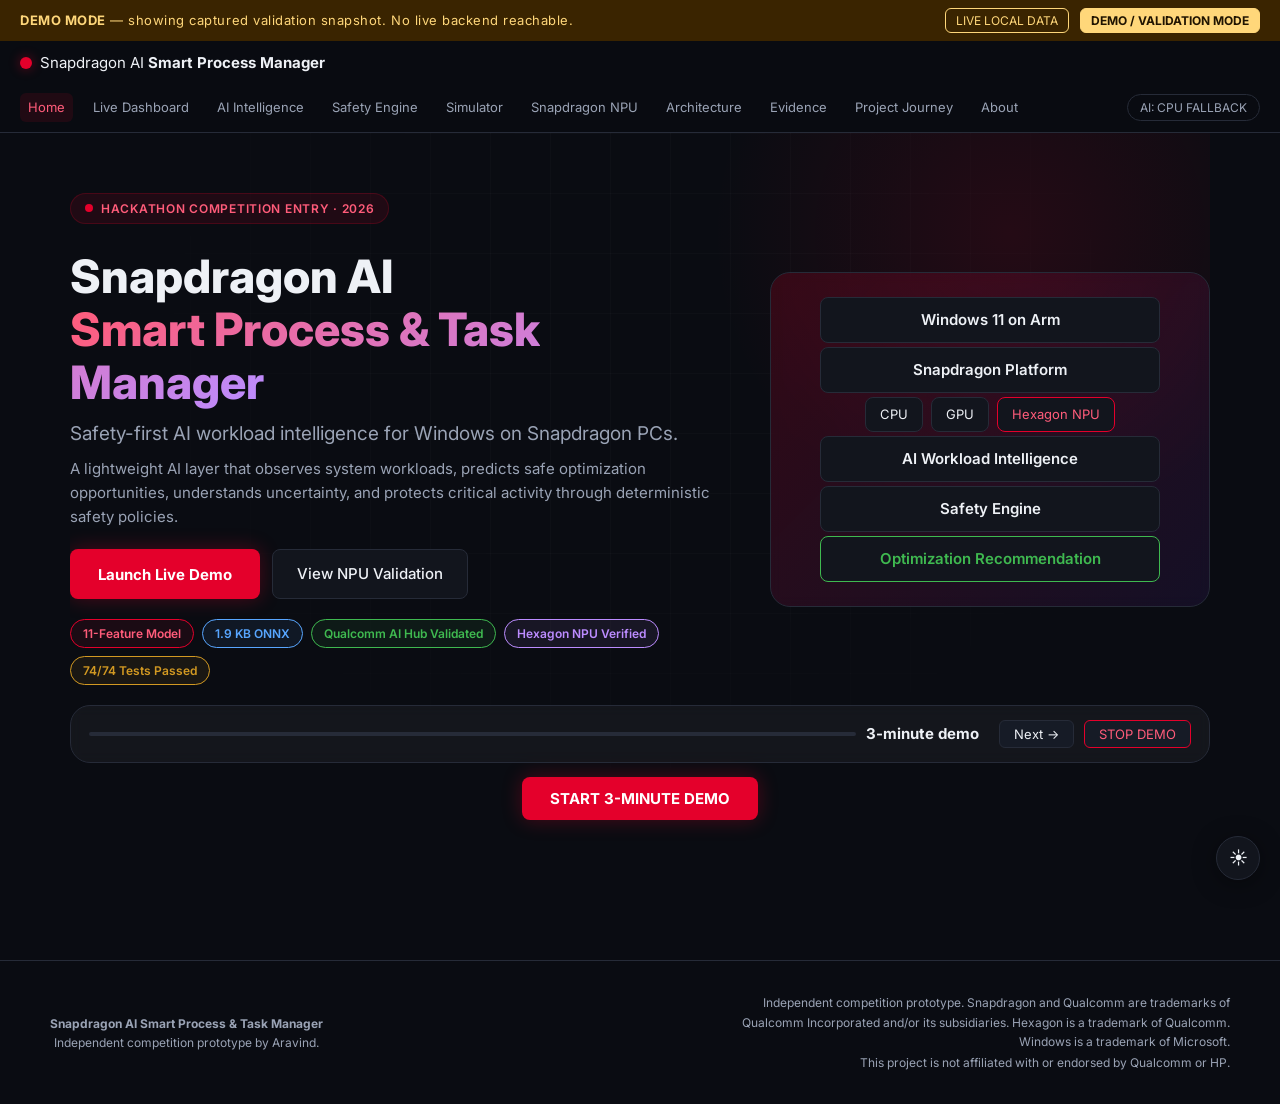
<file: website/index.html>
<!doctype html>
<html lang="en">
<head>
<meta charset="utf-8">
<meta name="viewport" content="width=device-width, initial-scale=1">
<title>Snapdragon AI Smart Process &amp; Task Manager — Competition Showcase</title>
<meta name="description" content="Safety-first AI workload intelligence for Windows on Snapdragon PCs. ONNX model validated on Qualcomm Snapdragon X Elite CRD with Hexagon NPU execution via Qualcomm AI Hub.">
<link rel="stylesheet" href="styles.css">
<link rel="preconnect" href="https://fonts.googleapis.com">
<link rel="preconnect" href="https://fonts.gstatic.com" crossorigin>
<link href="https://fonts.googleapis.com/css2?family=Inter:wght@300;400;500;600;700;800;900&family=JetBrains+Mono:wght@400;500&display=swap" rel="stylesheet">
</head>
<body>

<!-- Mode bar -->
<div id="modebar" class="modebar" hidden>
  <span><b id="modename">DEMO MODE</b> — showing captured validation snapshot. No live backend reachable.</span>
  <span class="modeswitch">
    <button id="btn-live" title="Use live local backend if reachable">LIVE LOCAL DATA</button>
    <button id="btn-demo" class="on" title="Use bundled snapshot">DEMO / VALIDATION MODE</button>
  </span>
</div>

<!-- Navigation -->
<header class="topnav">
  <div class="brand"><span class="dot"></span><span>Snapdragon AI <b>Smart Process Manager</b></span></div>
  <nav id="nav">
    <a href="#home" class="active">Home</a>
    <a href="#dashboard">Live Dashboard</a>
    <a href="#ai">AI Intelligence</a>
    <a href="#safety">Safety Engine</a>
    <a href="#simulator">Simulator</a>
    <a href="#npu">Snapdragon NPU</a>
    <a href="#architecture">Architecture</a>
    <a href="#evidence">Evidence</a>
    <a href="#journey">Project Journey</a>
    <a href="#about">About</a>
  </nav>
  <div class="backend-pill" id="backend-pill" title="Inference backend status">…</div>
</header>

<main>

<!-- ============================================================ -->
<!-- HOME -->
<!-- ============================================================ -->
<section id="home" class="hero active">
  <div class="hero-bg">
    <div class="hero-glow"></div>
    <div class="hero-grid-bg"></div>
  </div>
  <div class="hero-content">
    <div class="hero-left">
      <div class="hero-badge">
        <span class="pulse-dot"></span>
        Hackathon Competition Entry · 2026
      </div>
      <h1>Snapdragon AI<br><span class="gradient-text">Smart Process &amp; Task Manager</span></h1>
      <p class="sub">Safety-first AI workload intelligence for Windows on Snapdragon PCs.</p>
      <p class="desc">A lightweight AI layer that observes system workloads, predicts safe optimization
      opportunities, understands uncertainty, and protects critical activity through deterministic safety policies.</p>
      <div class="cta">
        <button class="primary btn-glow" id="cta-demo">Launch Live Demo</button>
        <a class="btn-ghost" href="#npu">View NPU Validation</a>
      </div>
      <div class="badges">
        <span class="badge badge-red">11-Feature Model</span>
        <span class="badge badge-blue">1.9 KB ONNX</span>
        <span class="badge badge-green">Qualcomm AI Hub Validated</span>
        <span class="badge badge-purple">Hexagon NPU Verified</span>
        <span class="badge badge-orange">74/74 Tests Passed</span>
      </div>
    </div>
    <div class="hero-right">
      <div class="diagram glass hero-diagram">
        <div class="dnode">Windows 11 on Arm</div>
        <div class="darrow"></div>
        <div class="dnode">Snapdragon Platform</div>
        <div class="darrow"></div>
        <div class="drow"><span>CPU</span><span>GPU</span><span class="hl">Hexagon NPU</span></div>
        <div class="darrow"></div>
        <div class="dnode">AI Workload Intelligence</div>
        <div class="darrow"></div>
        <div class="dnode">Safety Engine</div>
        <div class="darrow"></div>
        <div class="dnode accent">Optimization Recommendation</div>
      </div>
    </div>
  </div>

  <!-- Demo tour bar -->
  <div class="tourbar glass" id="tourbar" hidden>
    <div class="tour-progress"><div class="tour-progress-fill" id="tour-progress"></div></div>
    <b id="tourtitle">3-minute demo</b><span id="tourtext"></span>
    <button id="tour-next" class="btn-small">Next →</button>
    <button id="tour-stop" class="btn-small btn-danger">STOP DEMO</button>
  </div>
  <div class="tourstart"><button class="primary btn-glow" id="tour-start">START 3-MINUTE DEMO</button></div>
</section>

<!-- ============================================================ -->
<!-- LIVE DASHBOARD -->
<!-- ============================================================ -->
<section id="dashboard">
  <div class="section-header">
    <h2>Live System Dashboard <span class="tag tag-green" id="dash-src">LIVE</span></h2>
    <p class="lede">Real-time system telemetry and AI-enriched process intelligence.</p>
  </div>
  <div class="grid" id="syscards"></div>

  <h3>Platform Information</h3>
  <div class="cards3" id="platform-cards"></div>

  <h3>Process Intelligence</h3>
  <div class="controls">
    <input id="q" placeholder="Filter processes by name...">
    <select id="fstate">
      <option value="">All states</option>
      <option>PROTECT</option>
      <option>OBSERVE</option>
      <option>REVIEW</option>
      <option>OPTIMIZATION CANDIDATE</option>
    </select>
    <span id="pcount" class="dim"></span>
  </div>
  <div class="tablewrap">
    <table>
      <thead><tr><th>Process</th><th>PID</th><th>CPU%</th><th>MEM%</th><th>Arch</th>
      <th>AI State</th><th>Conf</th><th>Familiarity</th><th>Safety Decision</th></tr></thead>
      <tbody id="procs"></tbody>
    </table>
  </div>
  <p class="dim small">Click any row to trace it through the AI pipeline.</p>
</section>

<!-- ============================================================ -->
<!-- AI INTELLIGENCE -->
<!-- ============================================================ -->
<section id="ai">
  <div class="section-header">
    <h2>AI Intelligence</h2>
    <p class="lede">Click a process from the dashboard to trace it through the complete AI pipeline.</p>
  </div>

  <div class="pipe" id="pipe">
    <div class="pstep" data-s="0"><b>OBSERVE</b><span>Telemetry</span></div>
    <div class="pstep" data-s="1"><b>UNDERSTAND</b><span>11 Features</span></div>
    <div class="pstep" data-s="2"><b>PREDICT</b><span>11→16→8→4</span></div>
    <div class="pstep" data-s="3"><b>CONFIDENCE / OOD</b><span>Calibrated × Familiarity</span></div>
    <div class="pstep" data-s="4"><b>SAFETY</b><span>Policy Decides</span></div>
    <div class="pstep" data-s="5"><b>RECOMMEND</b><span>Text Only</span></div>
  </div>

  <div class="card trace-card">
    <h3 id="trace-title">Select a process to trace it through the pipeline</h3>
    <div id="trace"></div>
  </div>

  <h3>Model Architecture</h3>
  <div class="arch-visual">
    <div class="arch-layer">
      <div class="arch-box input-box">11 Input Features</div>
      <div class="arch-detail">cpu_norm · cpu_trend · mem_norm · io_rate · net_level · is_foreground · on_battery · user_activity · arch_native · is_emulated · hist_cpu</div>
    </div>
    <div class="arch-connector"></div>
    <div class="arch-layer">
      <div class="arch-box">16 Neurons</div>
      <div class="arch-detail">ReLU Activation</div>
    </div>
    <div class="arch-connector"></div>
    <div class="arch-layer">
      <div class="arch-box">8 Neurons</div>
      <div class="arch-detail">ReLU Activation</div>
    </div>
    <div class="arch-connector"></div>
    <div class="arch-layer">
      <div class="arch-box">4 Outputs</div>
      <div class="arch-detail">Softmax → ArgMax</div>
    </div>
  </div>

  <div class="cards3">
    <div class="card"><h3>Model</h3><p>11 input features · MLP 11→16→8→4 · ReLU · Softmax · ArgMax · 1.9 KB ONNX · Opset 12</p></div>
    <div class="card"><h3>Confidence</h3><p>Calibrated probability × familiarity. Raw softmax is never trusted alone. Temperature scaling T=2.0 baked into the ONNX graph.</p></div>
    <div class="card"><h3>Out-of-Distribution</h3><p><b>KNOWN</b> or <b>UNKNOWN</b> — unfamiliar workloads are protected, never acted on. Centroid-distance familiarity model.</p></div>
  </div>

  <h3>Training</h3>
  <div class="cards3">
    <div class="card"><h3>Pure NumPy / Adam</h3><p>Model implemented using NumPy and exported to a hand-built ONNX graph. No sklearn/scipy dependencies.</p></div>
    <div class="card"><h3>Synthetic Data</h3><p>87.38% synthetic fit — explicitly NOT real-world accuracy. No label leakage in final training.</p></div>
    <div class="card"><h3>ONNX Operators</h3><p>Gemm · Relu · Softmax · ArgMax — four operators, 10 nodes, all verified on NPU.</p></div>
  </div>
</section>

<!-- ============================================================ -->
<!-- SAFETY ENGINE -->
<!-- ============================================================ -->
<section id="safety">
  <div class="section-header">
    <h2>AI Predicts. Safety Decides.</h2>
    <p class="lede">The system does not directly kill, terminate, suspend, or modify Windows processes.
    Every action is a simulation or recommendation only.</p>
  </div>

  <div class="cards4 safety-cards">
    <div class="card safety-card protect">
      <div class="safety-icon">&#x1F6E1;</div>
      <h3>PROTECT</h3>
      <p>Essential Windows/system activity. Never touched. This is the default under uncertainty.</p>
      <div class="safety-examples">
        <span>System-critical process</span>
        <span>Foreground application</span>
        <span>Unknown workload</span>
      </div>
    </div>
    <div class="card safety-card observe">
      <div class="safety-icon">&#x1F441;</div>
      <h3>OBSERVE</h3>
      <p>Normal activity requiring monitoring. No action taken, continuous observation.</p>
      <div class="safety-examples">
        <span>User-important process</span>
        <span>Known workload</span>
      </div>
    </div>
    <div class="card safety-card review">
      <div class="safety-icon">&#x2753;</div>
      <h3>REVIEW</h3>
      <p>Uncertain or unfamiliar workload. Low familiarity increases caution.</p>
      <div class="safety-examples">
        <span>New/unfamiliar process</span>
        <span>Low confidence score</span>
      </div>
    </div>
    <div class="card safety-card candidate">
      <div class="safety-icon">&#x2705;</div>
      <h3>OPTIMIZATION CANDIDATE</h3>
      <p>Safe recommendation opportunity — simulation only. Never destructive.</p>
      <div class="safety-examples">
        <span>Known safe flexible background</span>
        <span>High confidence + high familiarity</span>
      </div>
    </div>
  </div>

  <h3>Safety Pipeline</h3>
  <div class="safety-pipeline">
    <div class="sp-step"><b>MODEL PREDICTION</b><span>What the neural network thinks</span></div>
    <div class="sp-arrow">→</div>
    <div class="sp-step"><b>CALIBRATED CONFIDENCE</b><span>Temperature-scaled probability</span></div>
    <div class="sp-arrow">→</div>
    <div class="sp-step"><b>FAMILIARITY / OOD</b><span>Centroid distance check</span></div>
    <div class="sp-arrow">→</div>
    <div class="sp-step"><b>FINAL SAFETY DECISION</b><span>Deterministic policy</span></div>
  </div>

  <div class="card">
    <h3>Safety Principles</h3>
    <ul class="safety-principles">
      <li>Uncertainty causes <b>more caution</b>, not more aggressive optimization.</li>
      <li>A real workload receiving zero optimization candidates is acceptable.</li>
      <li>Model vote vs final decision are separate in code, API, UI, and logs.</li>
      <li>Zero process-control code paths (audited).</li>
      <li>Reversible by design — actions exist only as simulated projections.</li>
    </ul>
  </div>
</section>

<!-- ============================================================ -->
<!-- SIMULATOR -->
<!-- ============================================================ -->
<section id="simulator">
  <div class="section-header">
    <h2>Safe Optimization Simulator <span class="tag tag-orange">SIMULATED / PROJECTED</span></h2>
    <p class="lede">Non-destructive simulation. Nothing is actually killed, suspended, modified, or terminated.</p>
  </div>

  <div class="controls">
    <select id="simset">
      <option value="sync">Background Sync (optimization candidate)</option>
      <option value="active">Active Foreground App (protect)</option>
      <option value="uncertain">Uncertain Workload (review)</option>
      <option value="critical">System-Critical Process (protect)</option>
      <option value="presentation">Presentation Scenario</option>
    </select>
    <button id="simrun" class="primary">Run Simulation</button>
  </div>

  <div id="simout"></div>
</section>

<!-- ============================================================ -->
<!-- SNAPDRAGON NPU -->
<!-- ============================================================ -->
<section id="npu">
  <div class="section-header">
    <h2>Snapdragon NPU Validation <span class="tag tag-green">REAL QUALCOMM VALIDATION</span></h2>
    <p class="warn">HOSTED REFERENCE HARDWARE · MODEL-LEVEL VALIDATION · Snapdragon X Elite CRD</p>
  </div>

  <div class="cards3 npu-jobs">
    <div class="card job-card">
      <div class="job-status success">SUCCESS</div>
      <h3>Compile</h3>
      <div class="job-id">jp0m9yd0g</div>
      <p>Model: process_classifier.onnx<br>Runtime: ONNX · Input (1,11) · Opset 12</p>
    </div>
    <div class="card job-card">
      <div class="job-status success">SUCCESS</div>
      <h3>Profile</h3>
      <div class="job-id">jpxlrj1lp</div>
      <p>Target: <b>Snapdragon X Elite CRD</b><br>
      Device: sc8380xp · Windows 11<br>
      Hexagon: v73<br>
      Executed nodes: <b>10/10 NPU</b></p>
    </div>
    <div class="card job-card">
      <div class="job-status success">SUCCESS</div>
      <h3>Inference</h3>
      <div class="job-id">j5wlrew3p</div>
      <p>CPU/NPU agreement: <b>4/4</b><br>
      Max probability difference: <b>0.0015</b></p>
    </div>
  </div>

  <!-- NPU Execution Flow -->
  <h3>NPU Execution Pipeline</h3>
  <div class="npu-flow">
    <div class="npu-node">ONNX Model<br><span>1.9 KB</span></div>
    <div class="npu-arrow">→</div>
    <div class="npu-node">Qualcomm AI Hub<br><span>Cloud compile</span></div>
    <div class="npu-arrow">→</div>
    <div class="npu-node">Compile<br><span>jp0m9yd0g</span></div>
    <div class="npu-arrow">→</div>
    <div class="npu-node">Profile<br><span>jpxlrj1lp</span></div>
    <div class="npu-arrow">→</div>
    <div class="npu-node npu-hl">Hexagon NPU<br><span>v73 · 10/10 nodes</span></div>
    <div class="npu-arrow">→</div>
    <div class="npu-node">Inference<br><span>j5wlrew3p</span></div>
    <div class="npu-arrow">→</div>
    <div class="npu-node npu-accent">Output Verified<br><span>4/4 agreement</span></div>
  </div>

  <h3>CPU vs NPU Output Comparison</h3>
  <div class="tablewrap">
    <table>
      <thead><tr><th>Probe</th><th>CPU Output</th><th>NPU Output</th><th>Max Prob Diff</th><th>Agree</th></tr></thead>
      <tbody id="cmp"></tbody>
    </table>
  </div>

  <h3>Local CPU Measurements</h3>
  <div class="cards4">
    <div class="card metric"><div class="metric-value">0.024 ms</div><div class="metric-label">Single-row CPU inference</div></div>
    <div class="card metric"><div class="metric-value">0.051 ms</div><div class="metric-label">Batch-64 CPU inference</div></div>
    <div class="card metric"><div class="metric-value">13.06 ms</div><div class="metric-label">Model load time</div></div>
    <div class="card metric"><div class="metric-value">1.9 KB</div><div class="metric-label">Model size</div></div>
  </div>
  <p class="dim small">LOCAL CPU MEASUREMENTS · No battery savings claims · No universal performance claims</p>

  <!-- Hardware distinction cards -->
  <h3>Hardware Status</h3>
  <div class="cards3 hw-cards">
    <div class="card hw-card">
      <h4>Local Development Machine</h4>
      <p><b>Dell Inspiron 15</b> · Intel Core i5 · Windows x64</p>
      <p>AI backend: <b class="warn">CPU FALLBACK</b></p>
      <p class="dim">No Snapdragon NPU — expected, not a failure.</p>
    </div>
    <div class="card hw-card">
      <h4>Qualcomm Validation</h4>
      <p><b>Snapdragon X Elite CRD</b> · Hexagon v73</p>
      <p>NPU inference: <b class="ok">VERIFIED</b></p>
      <p class="dim">Hosted reference platform, not HP hardware.</p>
    </div>
    <div class="card hw-card">
      <h4>Target Platform</h4>
      <p><b>Snapdragon-powered HP PCs</b></p>
      <p>OS: Windows 11 on Arm</p>
      <p class="dim">Full application validation requires physical HP Snapdragon hardware.</p>
    </div>
  </div>
</section>

<!-- ============================================================ -->
<!-- ARCHITECTURE -->
<!-- ============================================================ -->
<section id="architecture">
  <div class="section-header">
    <h2>System Architecture</h2>
    <p class="lede">Complete pipeline from telemetry to safe recommendation.</p>
  </div>

  <div class="diagram glass arch-full">
    <div class="dnode">Windows 11 on Arm</div><div class="darrow"></div>
    <div class="dnode">System Telemetry (tiered sampler, ~1% CPU)</div><div class="darrow"></div>
    <div class="dnode">Process Feature Extraction (11 signals)</div><div class="darrow"></div>
    <div class="dnode">11-Feature AI Classifier</div><div class="darrow"></div>
    <div class="dnode">ONNX Runtime</div><div class="darrow"></div>
    <div class="dnode">Qualcomm Execution Path</div><div class="darrow"></div>
    <div class="dnode hl">Hexagon NPU on Snapdragon</div><div class="darrow"></div>
    <div class="dnode">Confidence + OOD Familiarity</div><div class="darrow"></div>
    <div class="dnode">Safety Policy Engine</div><div class="darrow"></div>
    <div class="dnode accent">Recommendation / Simulation → Dashboard</div>
  </div>

  <div class="cards2">
    <div class="card">
      <h3>Primary Path <span class="tag tag-green">REAL</span></h3>
      <p>Telemetry → Features → ONNX → Snapdragon NPU → Confidence/OOD → Safety → Recommendation</p>
    </div>
    <div class="card">
      <h3>Fallback Path <span class="tag tag-orange">CPU FALLBACK</span></h3>
      <p>Unsupported local hardware → CPU fallback. Telemetry, safety, and UI never depend on which backend runs inference.</p>
    </div>
  </div>

  <h3>Label System</h3>
  <div class="cards3">
    <div class="card"><h3><span class="tag tag-green">REAL</span></h3><p>Actually measured or verified. Real telemetry, real process list, real Qualcomm jobs, real NPU profile, real inference results, 74/74 tests.</p></div>
    <div class="card"><h3><span class="tag tag-orange">SIMULATED</span></h3><p>Generated by the safe demo simulator. Reduce background activity, defer background work, projected effects.</p></div>
    <div class="card"><h3><span class="tag tag-blue">TARGET</span></h3><p>Intended future deployment. HP Snapdragon laptop, full end-to-end HP hardware validation.</p></div>
  </div>
</section>

<!-- ============================================================ -->
<!-- EVIDENCE -->
<!-- ============================================================ -->
<section id="evidence">
  <div class="section-header">
    <h2>Competition Evidence <span class="tag tag-green">VERIFIED FACTS ONLY</span></h2>
  </div>

  <div class="cards4 evidence-grid" id="evgrid"></div>

  <h3>Validation Documents</h3>
  <div class="cards3 doc-links">
    <a class="card doc-card" href="https://github.com/Aravind13115/snapdragon/blob/main/docs/SNAPDRAGON_NPU_VALIDATION.md" target="_blank" rel="noopener">
      <h4>NPU Validation</h4><p>Phase 4 results: Hub jobs, 4/4 argmax agreement</p>
    </a>
    <a class="card doc-card" href="https://github.com/Aravind13115/snapdragon/blob/main/docs/SNAPDRAGON_NPU_BENCHMARK.md" target="_blank" rel="noopener">
      <h4>NPU Benchmark</h4><p>Real measurements: CPU timing, model size</p>
    </a>
    <a class="card doc-card" href="https://github.com/Aravind13115/snapdragon/blob/main/FINAL_COMPETITION_PACKAGE.md" target="_blank" rel="noopener">
      <h4>Competition Package</h4><p>Complete submission package</p>
    </a>
    <a class="card doc-card" href="https://github.com/Aravind13115/snapdragon/blob/main/FINAL_PHASE4_NPU_REPORT.md" target="_blank" rel="noopener">
      <h4>Phase 4 Report</h4><p>Qualcomm NPU validation details</p>
    </a>
    <a class="card doc-card" href="https://github.com/Aravind13115/snapdragon/blob/main/SUBMISSION_CHECKLIST.md" target="_blank" rel="noopener">
      <h4>Submission Checklist</h4><p>Pre-submission verification</p>
    </a>
    <a class="card doc-card" href="https://github.com/Aravind13115/snapdragon/blob/main/TEST_REPORT_PHASE1_TO_2.5.md" target="_blank" rel="noopener">
      <h4>Test Report</h4><p>Phase 1-2.5 test results</p>
    </a>
  </div>
</section>

<!-- ============================================================ -->
<!-- PROJECT JOURNEY -->
<!-- ============================================================ -->
<section id="journey">
  <div class="section-header">
    <h2>Project Journey</h2>
    <p class="lede">Complete development timeline from system observation to competition submission.</p>
  </div>

  <div class="timeline">
    <div class="tl-item">
      <div class="tl-marker done"></div>
      <div class="tl-content">
        <h3>Phase 1 — System Observation</h3>
        <p class="tl-status tag tag-green">VERIFIED</p>
        <p>Implemented real system telemetry: CPU, RAM, disk, network, battery, uptime, live process list,
        platform detection, CPU architecture detection, foreground application detection, safety guard,
        dry-run optimization planner, and dashboard.</p>
      </div>
    </div>
    <div class="tl-item">
      <div class="tl-marker done"></div>
      <div class="tl-content">
        <h3>Phase 2 — AI Layer</h3>
        <p class="tl-status tag tag-green">VERIFIED</p>
        <p>11-feature neural network (11→16→8→4, ReLU, Softmax, ArgMax). Pure NumPy/Adam training.
        ONNX export (1.9 KB, opset 12). Synthetic train/test: 93.22% train, 87.38% test.</p>
      </div>
    </div>
    <div class="tl-item">
      <div class="tl-marker done"></div>
      <div class="tl-content">
        <h3>Phase 2.5 — Calibration + OOD + Safety</h3>
        <p class="tl-status tag tag-green">VERIFIED</p>
        <p>Removed protected-process label leakage. Temperature scaling T=2.0. Centroid-distance familiarity
        model for OOD detection. Four safety states: PROTECT, OBSERVE, REVIEW, OPTIMIZATION CANDIDATE.</p>
      </div>
    </div>
    <div class="tl-item">
      <div class="tl-marker done"></div>
      <div class="tl-content">
        <h3>Phase 2.7 — Low-Overhead Monitoring</h3>
        <p class="tl-status tag tag-green">VERIFIED</p>
        <p>Tiered sampler with PID cache and reuse detection. Monitoring overhead reduced from ~6-8% bursts
        to ~1.0% steady CPU. ~70 MB RAM. Decision logging and history API.</p>
      </div>
    </div>
    <div class="tl-item">
      <div class="tl-marker done"></div>
      <div class="tl-content">
        <h3>Phase 3 — Safe Optimization Simulator</h3>
        <p class="tl-status tag tag-green">VERIFIED</p>
        <p>Non-destructive simulation with four demo scenarios. Every result marked SIMULATED or PROJECTED.
        Zero process-control code paths.</p>
      </div>
    </div>
    <div class="tl-item">
      <div class="tl-marker done"></div>
      <div class="tl-content">
        <h3>Phase 4 — Qualcomm Snapdragon NPU Validation</h3>
        <p class="tl-status tag tag-green">FULLY NPU VALIDATED</p>
        <p>Compile jp0m9yd0g, Profile jpxlrj1lp (10/10 NPU nodes), Inference j5wlrew3p (4/4 CPU/NPU agreement).
        Snapdragon X Elite CRD, Hexagon v73, Windows 11.</p>
      </div>
    </div>
    <div class="tl-item">
      <div class="tl-marker final"></div>
      <div class="tl-content">
        <h3>Final — Competition Package</h3>
        <p class="tl-status tag tag-blue">SUBMITTED</p>
        <p>Complete documentation, evidence, presentation materials, and submission checklist.
        All phases verified. Technical core frozen.</p>
      </div>
    </div>
  </div>
</section>

<!-- ============================================================ -->
<!-- DECISION HISTORY -->
<!-- ============================================================ -->
<section id="decisions">
  <div class="section-header">
    <h2>Decision History</h2>
    <p class="lede">Model vote vs safety decision, with reasons. Every decision is logged.</p>
  </div>
  <div class="controls">
    <select id="dstate">
      <option value="">All</option>
      <option>PROTECT</option>
      <option>OBSERVE</option>
      <option>REVIEW</option>
      <option>OPTIMIZATION CANDIDATE</option>
    </select>
    <span id="dcount" class="dim"></span>
  </div>
  <div class="tablewrap">
    <table>
      <thead><tr><th>Time</th><th>Process</th><th>AI State</th><th>Conf</th>
      <th>Familiarity</th><th>Safety</th><th>Recommendation</th><th>Result</th></tr></thead>
      <tbody id="decrows"></tbody>
    </table>
  </div>
</section>

<!-- ============================================================ -->
<!-- ABOUT -->
<!-- ============================================================ -->
<section id="about">
  <div class="section-header">
    <h2>About</h2>
  </div>

  <div class="card about-card">
    <p class="lede">Independent competition prototype. Safety-first AI workload intelligence
    for Windows 11 on Snapdragon-powered HP PCs.</p>
    <p>The system observes real workloads, understands workload behavior, predicts optimization
    opportunities, measures confidence and familiarity, becomes more conservative when uncertain,
    separates AI prediction from safety policy, never directly kills or modifies processes,
    and simulates optimization safely.</p>
    <p>The ONNX model has been successfully validated on Qualcomm Snapdragon X Elite reference
    hardware with Hexagon NPU execution through Qualcomm AI Hub.</p>
    <p>The technology is Snapdragon-targeted. The NPU model validation is real.
    The full HP end-to-end application still requires physical HP Snapdragon hardware.</p>
  </div>

  <div class="cards4 about-facts">
    <div class="card"><h4>AI Predicts</h4><p>11-feature ONNX neural network with calibrated confidence</p></div>
    <div class="card"><h4>Safety Decides</h4><p>Deterministic policy engine, not the AI, makes the final call</p></div>
    <div class="card"><h4>Non-Destructive</h4><p>Zero process-control operations, simulation only</p></div>
    <div class="card"><h4>NPU Validated</h4><p>Real Qualcomm AI Hub verification on Snapdragon X Elite CRD</p></div>
  </div>
</section>

</main>

<footer>
  <div class="footer-content">
    <div>
      <b>Snapdragon AI Smart Process &amp; Task Manager</b>
      <p>Independent competition prototype by Aravind.</p>
    </div>
    <div class="footer-legal">
      <p>Independent competition prototype. Snapdragon and Qualcomm are trademarks of
      Qualcomm Incorporated and/or its subsidiaries. Hexagon is a trademark of Qualcomm.
      Windows is a trademark of Microsoft.</p>
      <p>This project is not affiliated with or endorsed by Qualcomm or HP.</p>
    </div>
  </div>
</footer>

<script src="site.js"></script>
</body>
</html>
</file>
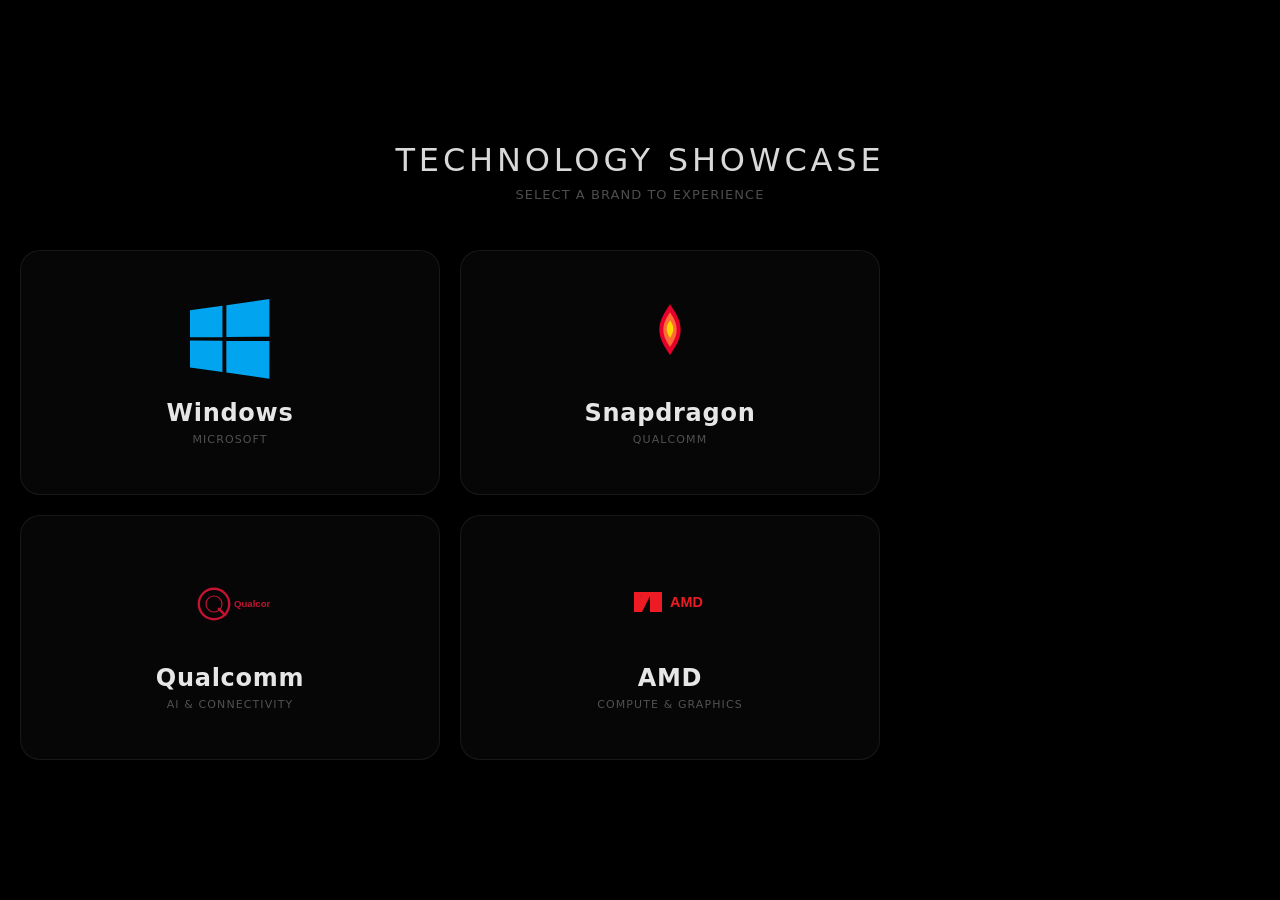
<file: website/brand-showcase.html>
<!doctype html>
<html lang="en">
<head>
<meta charset="utf-8">
<meta name="viewport" content="width=device-width, initial-scale=1">
<title>Premium Technology Showcase</title>
<style>
*{margin:0;padding:0;box-sizing:border-box}
html,body{width:100%;height:100%;overflow:hidden;background:#000;font-family:'Inter',system-ui,-apple-system,sans-serif;color:#fff}

/* ─── HOME MENU ─── */
#home-menu {
  position: fixed; inset: 0; z-index: 10;
  display: flex; align-items: center; justify-content: center;
  background: #000;
  transition: opacity .6s ease, transform .6s ease;
}
#home-menu.hidden {
  opacity: 0;
  transform: scale(.96);
  pointer-events: none;
}
.menu-header {
  text-align: center;
  margin-bottom: 48px;
}
.menu-header h1 {
  font-size: clamp(20px, 3vw, 32px);
  font-weight: 300;
  letter-spacing: .12em;
  text-transform: uppercase;
  color: rgba(255,255,255,.85);
}
.menu-header p {
  font-size: 13px;
  letter-spacing: .08em;
  text-transform: uppercase;
  color: rgba(255,255,255,.3);
  margin-top: 8px;
}
.menu-grid {
  display: grid;
  grid-template-columns: repeat(2, 1fr);
  gap: 20px;
  max-width: 900px;
  width: 90%;
  padding: 0 20px;
}
@media (max-width: 640px) {
  .menu-grid { grid-template-columns: 1fr; }
}
.brand-card {
  position: relative;
  background: rgba(255,255,255,.025);
  border: 1px solid rgba(255,255,255,.07);
  border-radius: 20px;
  padding: 48px 24px;
  text-align: center;
  cursor: pointer;
  transition: all .5s cubic-bezier(.4,0,.2,1);
  overflow: hidden;
}
.brand-card::before {
  content: '';
  position: absolute;
  inset: 0;
  background: radial-gradient(ellipse at center, var(--card-glow,rgba(88,166,255,.06)) 0%, transparent 70%);
  opacity: 0;
  transition: opacity .5s;
}
.brand-card:hover {
  transform: translateY(-6px);
  border-color: rgba(255,255,255,.14);
  background: rgba(255,255,255,.045);
  box-shadow: 0 20px 60px rgba(0,0,0,.6);
}
.brand-card:hover::before { opacity: 1; }
.brand-card .card-icon {
  width: 80px;
  height: 80px;
  margin: 0 auto 20px;
  display: flex;
  align-items: center;
  justify-content: center;
  transition: transform .5s cubic-bezier(.4,0,.2,1);
}
.brand-card:hover .card-icon {
  transform: scale(1.08);
}
.brand-card .card-icon img {
  max-width: 100%;
  max-height: 100%;
  object-fit: contain;
}
.brand-card .card-label {
  font-size: 24px;
  font-weight: 700;
  letter-spacing: .03em;
  color: rgba(255,255,255,.9);
}
.brand-card .card-sub {
  font-size: 11px;
  letter-spacing: .1em;
  text-transform: uppercase;
  color: rgba(255,255,255,.3);
  margin-top: 6px;
}

/* ─── VIDEO PLAYER ─── */
#video-player {
  position: fixed; inset: 0; z-index: 20;
  background: #000;
  display: flex;
  align-items: center;
  justify-content: center;
  opacity: 0;
  pointer-events: none;
  transition: opacity .6s ease;
}
#video-player.visible {
  opacity: 1;
  pointer-events: all;
}
.video-wrapper {
  width: 100%;
  height: 100%;
  display: flex;
  align-items: center;
  justify-content: center;
  position: relative;
}
.video-frame {
  width: 100%;
  height: 100%;
  position: relative;
}
.video-frame iframe {
  width: 100%;
  height: 100%;
  border: none;
  display: block;
}

/* ─── BACK BUTTON ─── */
#back-btn {
  position: fixed;
  top: 28px;
  left: 28px;
  z-index: 30;
  background: rgba(0,0,0,.5);
  border: 1px solid rgba(255,255,255,.1);
  border-radius: 10px;
  color: rgba(255,255,255,.8);
  padding: 10px 20px;
  font-size: 13px;
  font-weight: 600;
  letter-spacing: .04em;
  cursor: pointer;
  backdrop-filter: blur(12px);
  -webkit-backdrop-filter: blur(12px);
  transition: all .3s;
  opacity: 0;
  pointer-events: none;
  transform: translateY(-8px);
}
#back-btn.visible {
  opacity: 1;
  pointer-events: all;
  transform: translateY(0);
}
#back-btn:hover {
  background: rgba(0,0,0,.7);
  border-color: rgba(255,255,255,.2);
  color: #fff;
}

/* ─── BRAND LABEL ─── */
#brand-label {
  position: fixed;
  bottom: 28px;
  left: 50%;
  transform: translateX(-50%);
  z-index: 30;
  font-size: 11px;
  letter-spacing: .12em;
  text-transform: uppercase;
  color: rgba(255,255,255,.35);
  font-weight: 600;
  opacity: 0;
  transition: opacity .5s;
}
#brand-label.visible { opacity: 1; }
</style>
</head>
<body>

<!-- HOME MENU -->
<div id="home-menu">
  <div style="text-align:center;width:100%">
    <div class="menu-header">
      <h1>Technology Showcase</h1>
      <p>Select a brand to experience</p>
    </div>
    <div class="menu-grid">
      <div class="brand-card" data-brand="windows" data-video="8sIQXKRncFo" style="--card-glow:rgba(88,166,255,.08)">
        <div class="card-icon"><img src="assets/logos/windows.svg" alt="Windows Logo"></div>
        <div class="card-label">Windows</div>
        <div class="card-sub">Microsoft</div>
      </div>
      <div class="brand-card" data-brand="snapdragon" data-video="tX00Kkae1Ic" style="--card-glow:rgba(228,0,43,.08)">
        <div class="card-icon"><img src="assets/logos/snapdragon.svg" alt="Snapdragon Logo"></div>
        <div class="card-label">Snapdragon</div>
        <div class="card-sub">Qualcomm</div>
      </div>
      <div class="brand-card" data-brand="qualcomm" data-video="yYiCqTGuwEs" style="--card-glow:rgba(196,18,48,.08)">
        <div class="card-icon"><img src="assets/logos/qualcomm.svg" alt="Qualcomm Logo"></div>
        <div class="card-label">Qualcomm</div>
        <div class="card-sub">AI & Connectivity</div>
      </div>
      <div class="brand-card" data-brand="amd" data-video="RnDSY8l0sQQ" style="--card-glow:rgba(237,28,36,.08)">
        <div class="card-icon"><img src="assets/logos/amd.svg" alt="AMD Logo"></div>
        <div class="card-label">AMD</div>
        <div class="card-sub">Compute & Graphics</div>
      </div>
    </div>
  </div>
</div>

<!-- VIDEO PLAYER -->
<div id="video-player">
  <div class="video-wrapper">
    <div class="video-frame" id="video-frame"></div>
  </div>
</div>

<!-- CONTROLS -->
<button id="back-btn">&#x2190; Back</button>
<div id="brand-label"></div>

<script>
(() => {
  const homeMenu = document.getElementById('home-menu');
  const videoPlayer = document.getElementById('video-player');
  const videoFrame = document.getElementById('video-frame');
  const backBtn = document.getElementById('back-btn');
  const brandLabel = document.getElementById('brand-label');

  let currentVideoId = null;

  function stopVideo() {
    videoFrame.innerHTML = '';
    currentVideoId = null;
  }

  function playVideo(videoId, brandName) {
    stopVideo();
    currentVideoId = videoId;

    // Hide menu
    homeMenu.classList.add('hidden');

    // Show player
    videoPlayer.classList.add('visible');
    backBtn.classList.add('visible');
    brandLabel.textContent = brandName;
    brandLabel.classList.add('visible');

    // Embed YouTube iframe with autoplay
    const iframe = document.createElement('iframe');
    iframe.src = `https://www.youtube.com/embed/${videoId}?autoplay=1&rel=0&modestbranding=1&playsinline=1`;
    iframe.allow = 'accelerometer; autoplay; clipboard-write; encrypted-media; gyroscope; picture-in-picture';
    iframe.allowFullscreen = true;
    iframe.title = `${brandName} Animation`;
    videoFrame.appendChild(iframe);
  }

  function goHome() {
    stopVideo();
    videoPlayer.classList.remove('visible');
    backBtn.classList.remove('visible');
    brandLabel.classList.remove('visible');
    homeMenu.classList.remove('hidden');
  }

  // Card click handlers
  document.querySelectorAll('.brand-card').forEach(card => {
    card.addEventListener('click', () => {
      const videoId = card.dataset.video;
      const brandName = card.dataset.brand;
      playVideo(videoId, brandName);
    });
  });

  // Back button
  backBtn.addEventListener('click', goHome);

  // Escape key to go back
  document.addEventListener('keydown', (e) => {
    if (e.key === 'Escape' && videoPlayer.classList.contains('visible')) {
      goHome();
    }
  });
})();
</script>
</body>
</html>
</file>
<file: website/styles.css>
/* ============================================================
   Snapdragon AI Smart Process Manager — Competition Showcase
   Premium dark theme with Snapdragon-inspired red accent
   ============================================================ */

:root {
  --bg: #0a0c12;
  --bg2: #0e1118;
  --panel: rgba(255,255,255,.045);
  --card: #12151d;
  --card2: #161b26;
  --line: #262b38;
  --line2: #2e3547;
  --txt: #eef1f6;
  --dim: #9aa3b5;
  --dim2: #6b7385;
  --acc: #e4002b;
  --acc2: #ff5c7a;
  --acc-glow: rgba(228,0,43,.45);
  --ok: #3fb950;
  --ok-dim: #2d8a3e;
  --warn: #d29922;
  --warn-dim: #a67c00;
  --blue: #58a6ff;
  --purple: #bc8cff;
  --grad: linear-gradient(135deg, rgba(228,0,43,.18), rgba(88,40,160,.14));
  --grad2: linear-gradient(135deg, rgba(228,0,43,.25), rgba(188,140,255,.15));
  --radius: 14px;
  --radius-sm: 8px;
  --radius-lg: 20px;
  --shadow: 0 4px 24px rgba(0,0,0,.4);
  --shadow-lg: 0 8px 48px rgba(0,0,0,.5);
  --font: 'Inter', system-ui, -apple-system, sans-serif;
  --mono: 'JetBrains Mono', 'Consolas', monospace;
  --transition: .3s cubic-bezier(.4,0,.2,1);
}

/* Light theme overrides */
body.light-theme {
  --bg: #f5f6f8;
  --bg2: #ffffff;
  --panel: rgba(0,0,0,.03);
  --card: #ffffff;
  --card2: #f0f1f4;
  --line: #dde0e6;
  --line2: #c8ccd4;
  --txt: #1a1d24;
  --dim: #5a6270;
  --dim2: #8a92a0;
  --shadow: 0 4px 16px rgba(0,0,0,.08);
  --shadow-lg: 0 8px 32px rgba(0,0,0,.12);
  --grad: linear-gradient(135deg, rgba(228,0,43,.08), rgba(88,40,160,.06));
  --grad2: linear-gradient(135deg, rgba(228,0,43,.12), rgba(188,140,255,.08));
}

/* Theme transition */
body, .card, .glass, .topnav, .modebar, table, th, td, input, select, button, .dnode, .npu-node, .tl-content, .sp-step, .arch-box {
  transition: background-color var(--transition), color var(--transition), border-color var(--transition), box-shadow var(--transition);
}

* { box-sizing: border-box; margin: 0; padding: 0; }

body {
  background: var(--bg);
  color: var(--txt);
  font: 15px/1.6 var(--font);
  -webkit-font-smoothing: antialiased;
  overflow-x: hidden;
}

a { color: var(--blue); text-decoration: none; }
a:hover { text-decoration: underline; }

/* ============ MODE BAR ============ */
.modebar {
  display: flex;
  justify-content: space-between;
  align-items: center;
  gap: 12px;
  flex-wrap: wrap;
  padding: 8px 20px;
  background: #3a2400;
  color: #ffd77a;
  font-size: 13px;
  letter-spacing: .04em;
}
body.light-theme .modebar { background: #fff3cd; color: #856404; }
.modeswitch button { cursor: pointer; }
.modeswitch button {
  background: transparent;
  color: #ffd77a;
  border: 1px solid #ffd77a;
  border-radius: 6px;
  padding: 4px 10px;
  margin-left: 6px;
  font-size: 12px;
  font-family: var(--font);
}
.modeswitch button.on { background: #ffd77a; color: #201400; font-weight: 700; }

/* ============ NAVIGATION ============ */
.topnav {
  position: sticky;
  top: 0;
  z-index: 50;
  display: flex;
  align-items: center;
  gap: 18px;
  padding: 10px 20px;
  background: rgba(10,12,18,.92);
  backdrop-filter: blur(12px);
  -webkit-backdrop-filter: blur(12px);
  border-bottom: 1px solid var(--line);
  flex-wrap: wrap;
}
body.light-theme .topnav { background: rgba(245,246,248,.92); }
.brand {
  display: flex;
  align-items: center;
  gap: 8px;
  font-size: 15px;
  white-space: nowrap;
}
.dot {
  width: 12px;
  height: 12px;
  border-radius: 50%;
  background: var(--acc);
  box-shadow: 0 0 12px var(--acc-glow);
  animation: pulse 2s infinite;
}
@keyframes pulse {
  0%, 100% { box-shadow: 0 0 8px var(--acc-glow); }
  50% { box-shadow: 0 0 20px var(--acc-glow); }
}
#nav { display: flex; gap: 12px; flex-wrap: wrap; font-size: 13px; }
#nav a { color: var(--dim); text-decoration: none; padding: 4px 8px; border-radius: 6px; transition: all var(--transition); }
#nav a:hover { color: var(--txt); background: var(--panel); text-decoration: none; }
#nav a.active { color: var(--acc2); background: rgba(228,0,43,.1); }
.backend-pill {
  margin-left: auto;
  font-size: 12px;
  border: 1px solid var(--line);
  border-radius: 20px;
  padding: 3px 12px;
  color: var(--dim);
  white-space: nowrap;
}

/* ============ MAIN LAYOUT ============ */
main { max-width: 1180px; margin: 0 auto; padding: 0 20px 60px; }
section { padding: 40px 0 8px; display: none; }
section.active { display: block; animation: fadeIn .5s ease; }
@keyframes fadeIn { from { opacity: 0; transform: translateY(12px); } to { opacity: 1; transform: translateY(0); } }

.section-header { margin-bottom: 20px; }
h1 { font-size: clamp(28px, 4.5vw, 46px); line-height: 1.15; margin: 10px 0; font-weight: 800; }
h2 { font-size: 26px; margin: 0 0 8px; font-weight: 700; }
h3 { font-size: 16px; margin: 18px 0 8px; font-weight: 600; }
h4 { font-size: 14px; margin: 8px 0 4px; font-weight: 600; }
.sub { font-size: 19px; color: var(--dim); margin-bottom: 8px; }
.desc { color: var(--dim); max-width: 640px; margin-bottom: 12px; }
.lede { color: var(--dim); max-width: 900px; margin-bottom: 16px; }
.dim { color: var(--dim); }
.small { font-size: 12px; }
.warn { color: var(--warn); }
.ok { color: var(--ok); }
.hl { color: var(--acc2); }

/* ============ HERO ============ */
.hero { position: relative; padding: 60px 0 40px; overflow: hidden; }
.hero-bg { position: absolute; top: 0; left: 0; right: 0; bottom: 0; pointer-events: none; z-index: -1; }
.hero-glow {
  position: absolute;
  top: -200px;
  right: -100px;
  width: 600px;
  height: 600px;
  background: radial-gradient(circle, rgba(228,0,43,.12) 0%, transparent 70%);
  border-radius: 50%;
  animation: glowPulse 4s ease-in-out infinite;
}
@keyframes glowPulse {
  0%, 100% { opacity: .6; transform: scale(1); }
  50% { opacity: 1; transform: scale(1.1); }
}
.hero-grid-bg {
  position: absolute;
  inset: 0;
  background-image:
    linear-gradient(rgba(255,255,255,.02) 1px, transparent 1px),
    linear-gradient(90deg, rgba(255,255,255,.02) 1px, transparent 1px);
  background-size: 60px 60px;
  mask-image: radial-gradient(ellipse at 50% 30%, black 30%, transparent 70%);
}
.hero-content {
  display: grid;
  grid-template-columns: 1.2fr .8fr;
  gap: 40px;
  align-items: center;
}
@media (max-width: 860px) { .hero-content { grid-template-columns: 1fr; } }
.hero-badge {
  display: inline-flex;
  align-items: center;
  gap: 8px;
  font-size: 12px;
  font-weight: 600;
  letter-spacing: .06em;
  text-transform: uppercase;
  color: var(--acc2);
  background: rgba(228,0,43,.1);
  border: 1px solid rgba(228,0,43,.2);
  border-radius: 20px;
  padding: 5px 14px;
  margin-bottom: 16px;
}
.pulse-dot {
  width: 8px; height: 8px;
  border-radius: 50%;
  background: var(--acc);
  animation: pulse 2s infinite;
}
.gradient-text {
  background: linear-gradient(135deg, var(--acc2), var(--purple));
  -webkit-background-clip: text;
  -webkit-text-fill-color: transparent;
  background-clip: text;
}
.cta { display: flex; gap: 12px; margin: 20px 0; flex-wrap: wrap; }
button { cursor: pointer; font-family: var(--font); }
.primary {
  background: var(--acc);
  color: #fff;
  border: none;
  border-radius: var(--radius-sm);
  padding: 12px 28px;
  font-size: 15px;
  font-weight: 700;
  transition: all var(--transition);
}
.primary:hover { background: #c00025; transform: translateY(-1px); box-shadow: 0 4px 16px rgba(228,0,43,.4); }
.btn-glow { box-shadow: 0 0 20px rgba(228,0,43,.3); }
.btn-ghost {
  background: var(--card);
  color: var(--txt);
  border: 1px solid var(--line);
  border-radius: var(--radius-sm);
  padding: 12px 24px;
  font-size: 15px;
  font-weight: 500;
  text-decoration: none;
  display: inline-block;
  transition: all var(--transition);
}
.btn-ghost:hover { border-color: var(--acc); color: var(--acc2); text-decoration: none; }
.btn-small {
  background: var(--card2);
  color: var(--txt);
  border: 1px solid var(--line);
  border-radius: 6px;
  padding: 5px 14px;
  font-size: 13px;
  transition: all var(--transition);
}
.btn-small:hover { border-color: var(--acc); }
.btn-danger { border-color: var(--acc); color: var(--acc2); }
.badges { display: flex; gap: 8px; flex-wrap: wrap; margin-top: 14px; }
.badge {
  font-size: 12px;
  font-weight: 600;
  border-radius: 20px;
  padding: 4px 12px;
  border: 1px solid;
}
.badge-red { border-color: var(--acc); color: var(--acc2); background: rgba(228,0,43,.08); }
.badge-blue { border-color: var(--blue); color: var(--blue); background: rgba(88,166,255,.08); }
.badge-green { border-color: var(--ok); color: var(--ok); background: rgba(63,185,80,.08); }
.badge-purple { border-color: var(--purple); color: var(--purple); background: rgba(188,140,255,.08); }
.badge-orange { border-color: var(--warn); color: var(--warn); background: rgba(210,153,34,.08); }

/* ============ DIAGRAM ============ */
.glass {
  background: var(--panel);
  border: 1px solid var(--line);
  border-radius: var(--radius-lg);
  padding: 20px;
  backdrop-filter: blur(6px);
}
.diagram { text-align: center; background: var(--grad); }
.dnode {
  background: var(--card);
  border: 1px solid var(--line);
  border-radius: var(--radius-sm);
  padding: 10px 16px;
  margin: 4px auto;
  max-width: 340px;
  font-weight: 600;
  transition: all var(--transition);
}
.dnode:hover { border-color: var(--acc); box-shadow: 0 0 12px rgba(228,0,43,.15); }
.dnode.hl { border-color: var(--acc); color: var(--acc2); box-shadow: 0 0 16px rgba(228,0,43,.12); }
.dnode.accent { border-color: var(--ok); color: var(--ok); }
.darrow { color: var(--dim); line-height: 1; font-size: 18px; }
.drow { display: flex; gap: 8px; justify-content: center; flex-wrap: wrap; }
.drow span {
  background: var(--card);
  border: 1px solid var(--line);
  border-radius: var(--radius-sm);
  padding: 6px 14px;
  font-size: 13px;
}
.drow span.hl { border-color: var(--acc); color: var(--acc2); }

/* ============ TOUR ============ */
.tourbar {
  display: flex;
  gap: 10px;
  align-items: center;
  margin-top: 20px;
  flex-wrap: wrap;
  padding: 14px 18px;
}
.tour-progress {
  flex: 1;
  min-width: 120px;
  height: 4px;
  background: var(--line);
  border-radius: 4px;
  overflow: hidden;
}
.tour-progress-fill {
  height: 100%;
  background: var(--acc);
  border-radius: 4px;
  transition: width .5s ease;
  width: 0%;
}
.tourstart { margin-top: 14px; text-align: center; }

/* ============ CARDS ============ */
.cards2 { display: grid; grid-template-columns: repeat(auto-fit, minmax(320px, 1fr)); gap: 14px; }
.cards3 { display: grid; grid-template-columns: repeat(auto-fit, minmax(280px, 1fr)); gap: 14px; }
.cards4 { display: grid; grid-template-columns: repeat(auto-fit, minmax(240px, 1fr)); gap: 14px; }
.card {
  background: var(--card);
  border: 1px solid var(--line);
  border-radius: var(--radius);
  padding: 18px;
  transition: all var(--transition);
}
.card:hover { border-color: var(--line2); box-shadow: var(--shadow); transform: translateY(-2px); }
.card .big { font-size: 24px; font-weight: 700; }
.grid { display: grid; grid-template-columns: repeat(auto-fit, minmax(150px, 1fr)); gap: 12px; margin-bottom: 16px; }

/* ============ TAGS ============ */
.tag {
  font-size: 11px;
  font-weight: 600;
  border: 1px solid;
  border-radius: 12px;
  padding: 2px 10px;
  vertical-align: middle;
  letter-spacing: .04em;
}
.tag-green { border-color: var(--ok); color: var(--ok); background: rgba(63,185,80,.08); }
.tag-orange { border-color: var(--warn); color: var(--warn); background: rgba(210,153,34,.08); }
.tag-blue { border-color: var(--blue); color: var(--blue); background: rgba(88,166,255,.08); }

/* ============ TABLES ============ */
.controls { display: flex; gap: 8px; margin: 12px 0; flex-wrap: wrap; align-items: center; }
input, select {
  background: var(--card2);
  color: var(--txt);
  border: 1px solid var(--line);
  border-radius: 6px;
  padding: 8px 12px;
  font-size: 14px;
  font-family: var(--font);
  transition: border-color var(--transition);
}
input:focus, select:focus { outline: none; border-color: var(--acc); }
.tablewrap { overflow-x: auto; border: 1px solid var(--line); border-radius: var(--radius); }
table { width: 100%; border-collapse: collapse; font-size: 13px; min-width: 760px; }
th, td { text-align: left; padding: 8px 12px; border-bottom: 1px solid var(--line); }
th { color: var(--dim); font-size: 11px; text-transform: uppercase; letter-spacing: .06em; background: var(--card2); }
tr:hover td { background: var(--panel); }
td { transition: background var(--transition); }

/* ============ PIPELINE ============ */
.pipe { display: flex; gap: 6px; flex-wrap: wrap; margin: 16px 0; }
.pstep {
  flex: 1;
  min-width: 120px;
  background: var(--card);
  border: 1px solid var(--line);
  border-radius: var(--radius);
  padding: 14px 10px;
  text-align: center;
  transition: all .4s ease;
}
.pstep span { display: block; font-size: 11px; color: var(--dim); margin-top: 4px; }
.pstep b { font-size: 13px; }
.pstep.lit {
  border-color: var(--acc);
  box-shadow: 0 0 16px rgba(228,0,43,.35);
  transform: scale(1.04);
  background: rgba(228,0,43,.06);
}
.trace-card { min-height: 120px; }

/* ============ ARCHITECTURE VISUAL ============ */
.arch-visual {
  display: flex;
  align-items: center;
  gap: 0;
  margin: 20px 0;
  flex-wrap: wrap;
  justify-content: center;
}
.arch-layer { text-align: center; }
.arch-box {
  background: var(--card);
  border: 2px solid var(--line);
  border-radius: var(--radius);
  padding: 14px 20px;
  font-weight: 700;
  font-size: 15px;
  transition: all var(--transition);
}
.arch-box:hover { border-color: var(--acc); box-shadow: 0 0 16px rgba(228,0,43,.2); }
.arch-detail { font-size: 11px; color: var(--dim); margin-top: 4px; max-width: 200px; }
.arch-connector {
  width: 40px;
  height: 2px;
  background: var(--line2);
  position: relative;
  flex-shrink: 0;
}
.arch-connector::after {
  content: '';
  position: absolute;
  right: 0;
  top: -3px;
  border: 4px solid transparent;
  border-left-color: var(--line2);
}

/* ============ SAFETY ============ */
.safety-cards { margin: 20px 0; }
.safety-card { text-align: center; position: relative; overflow: hidden; }
.safety-card::before {
  content: '';
  position: absolute;
  top: 0; left: 0; right: 0;
  height: 3px;
}
.safety-card.protect::before { background: var(--acc); }
.safety-card.observe::before { background: var(--blue); }
.safety-card.review::before { background: var(--warn); }
.safety-card.candidate::before { background: var(--ok); }
.safety-icon { font-size: 36px; margin-bottom: 8px; }
.safety-examples { margin-top: 10px; display: flex; flex-direction: column; gap: 4px; }
.safety-examples span {
  font-size: 11px;
  color: var(--dim);
  background: var(--card2);
  border-radius: 4px;
  padding: 3px 8px;
}
.safety-pipeline {
  display: flex;
  align-items: center;
  gap: 8px;
  flex-wrap: wrap;
  margin: 20px 0;
}
.sp-step {
  flex: 1;
  min-width: 140px;
  background: var(--card);
  border: 1px solid var(--line);
  border-radius: var(--radius);
  padding: 14px;
  text-align: center;
}
.sp-step b { display: block; font-size: 13px; margin-bottom: 4px; }
.sp-step span { font-size: 11px; color: var(--dim); }
.sp-arrow { font-size: 20px; color: var(--dim); flex-shrink: 0; }
.safety-principles { padding-left: 20px; }
.safety-principles li { margin-bottom: 8px; }

/* ============ SIMULATOR ============ */
#simout { margin-top: 16px; }
.sim-result {
  margin-top: 10px;
  padding: 12px;
  background: var(--card2);
  border-radius: var(--radius-sm);
  border: 1px solid var(--line);
  font-size: 13px;
}
.sim-stage {
  display: inline-block;
  font-size: 11px;
  font-weight: 600;
  padding: 3px 10px;
  border-radius: 12px;
  margin: 2px;
  background: var(--card2);
  border: 1px solid var(--line);
  color: var(--dim);
}
.sim-stage.active { border-color: var(--acc); color: var(--acc2); background: rgba(228,0,43,.08); }
.sim-stage.done { border-color: var(--ok); color: var(--ok); background: rgba(63,185,80,.08); }

/* ============ NPU ============ */
.npu-jobs { margin: 20px 0; }
.job-card { position: relative; padding-top: 24px; }
.job-status {
  position: absolute;
  top: 10px;
  right: 12px;
  font-size: 10px;
  font-weight: 700;
  padding: 2px 10px;
  border-radius: 12px;
  letter-spacing: .04em;
}
.job-status.success { background: rgba(63,185,80,.15); color: var(--ok); border: 1px solid var(--ok-dim); }
.job-id { font-family: var(--mono); font-size: 13px; color: var(--blue); margin: 4px 0; }
.npu-flow {
  display: flex;
  align-items: center;
  gap: 6px;
  flex-wrap: wrap;
  margin: 20px 0;
  justify-content: center;
}
.npu-node {
  background: var(--card);
  border: 1px solid var(--line);
  border-radius: var(--radius);
  padding: 12px 16px;
  text-align: center;
  min-width: 100px;
  transition: all var(--transition);
}
.npu-node span { display: block; font-size: 11px; color: var(--dim); margin-top: 2px; }
.npu-node:hover { border-color: var(--acc); transform: translateY(-2px); }
.npu-node.npu-hl { border-color: var(--acc); background: rgba(228,0,43,.06); box-shadow: 0 0 20px rgba(228,0,43,.15); }
.npu-node.npu-accent { border-color: var(--ok); background: rgba(63,185,80,.06); }
.npu-arrow { font-size: 18px; color: var(--dim); flex-shrink: 0; }
.metric { text-align: center; }
.metric-value { font-size: 28px; font-weight: 800; color: var(--acc2); }
.metric-label { font-size: 12px; color: var(--dim); margin-top: 4px; }
.hw-cards { margin: 20px 0; }
.hw-card h4 { color: var(--acc2); }

/* ============ ARCHITECTURE FULL ============ */
.arch-full { margin: 20px 0; padding: 30px 20px; }

/* ============ EVIDENCE ============ */
.evidence-grid { margin: 20px 0; }
.doc-links { margin: 16px 0; }
.doc-card { display: block; text-decoration: none; transition: all var(--transition); }
.doc-card:hover { border-color: var(--acc); text-decoration: none; transform: translateY(-2px); }
.doc-card h4 { color: var(--blue); }
.doc-card p { font-size: 13px; color: var(--dim); }

/* ============ TIMELINE ============ */
.timeline { position: relative; padding-left: 30px; margin: 20px 0; }
.timeline::before {
  content: '';
  position: absolute;
  left: 8px;
  top: 0;
  bottom: 0;
  width: 2px;
  background: var(--line2);
}
.tl-item { position: relative; margin-bottom: 24px; }
.tl-marker {
  position: absolute;
  left: -26px;
  top: 4px;
  width: 14px;
  height: 14px;
  border-radius: 50%;
  background: var(--ok);
  border: 3px solid var(--bg);
  box-shadow: 0 0 8px rgba(63,185,80,.4);
}
.tl-marker.final { background: var(--acc); box-shadow: 0 0 8px rgba(228,0,43,.4); }
.tl-content { background: var(--card); border: 1px solid var(--line); border-radius: var(--radius); padding: 16px 18px; }
.tl-content h3 { margin: 0 0 4px; }
.tl-status { margin-bottom: 8px; }

/* ============ ABOUT ============ */
.about-card { margin: 16px 0; }
.about-facts { margin: 16px 0; }

/* ============ FOOTER ============ */
footer {
  text-align: center;
  color: var(--dim);
  font-size: 12px;
  padding: 30px 20px;
  border-top: 1px solid var(--line);
  margin-top: 40px;
}
.footer-content {
  max-width: 1180px;
  margin: 0 auto;
  display: flex;
  justify-content: space-between;
  align-items: center;
  flex-wrap: wrap;
  gap: 16px;
}
.footer-legal { text-align: right; max-width: 500px; }
.footer-legal p { margin: 2px 0; }

/* ============ VERCEL SPEED INSIGHTS (hidden) ============ */
vercel-speed-insights { display: none !important; }

/* ============ RESPONSIVE ============ */
@media (max-width: 768px) {
  .topnav { padding: 8px 12px; gap: 8px; }
  #nav { gap: 6px; font-size: 12px; }
  #nav a { padding: 3px 6px; }
  .brand { font-size: 13px; }
  .backend-pill { display: none; }
  main { padding: 0 12px 40px; }
  h1 { font-size: 26px; }
  h2 { font-size: 22px; }
  .cards3, .cards4 { grid-template-columns: 1fr; }
  .pipe { flex-direction: column; }
  .pstep { min-width: auto; }
  .safety-pipeline { flex-direction: column; }
  .sp-arrow { transform: rotate(90deg); }
  .arch-visual { flex-direction: column; }
  .arch-connector { width: 2px; height: 30px; }
  .arch-connector::after { right: -3px; top: auto; bottom: 0; border: 4px solid transparent; border-top-color: var(--line2); }
  .npu-flow { flex-direction: column; }
  .npu-arrow { transform: rotate(90deg); }
  .hero { padding: 30px 0 20px; }
  .footer-content { flex-direction: column; text-align: center; }
  .footer-legal { text-align: center; }
  table { min-width: 600px; }
}

/* ============ SCROLLBAR ============ */
::-webkit-scrollbar { width: 8px; height: 8px; }
::-webkit-scrollbar-track { background: var(--bg); }
::-webkit-scrollbar-thumb { background: var(--line2); border-radius: 4px; }
::-webkit-scrollbar-thumb:hover { background: var(--dim); }

/* ============ SELECTION ============ */
::selection { background: rgba(228,0,43,.3); color: #fff; }

/* ============ THEME TOGGLE ============ */
.theme-toggle {
  position: fixed;
  bottom: 20px;
  right: 20px;
  z-index: 100;
  width: 44px;
  height: 44px;
  border-radius: 50%;
  background: var(--card);
  border: 1px solid var(--line);
  display: flex;
  align-items: center;
  justify-content: center;
  cursor: pointer;
  box-shadow: var(--shadow);
  transition: all var(--transition);
  font-size: 18px;
}
.theme-toggle:hover { border-color: var(--acc); box-shadow: 0 0 16px rgba(228,0,43,.2); }
</file>
